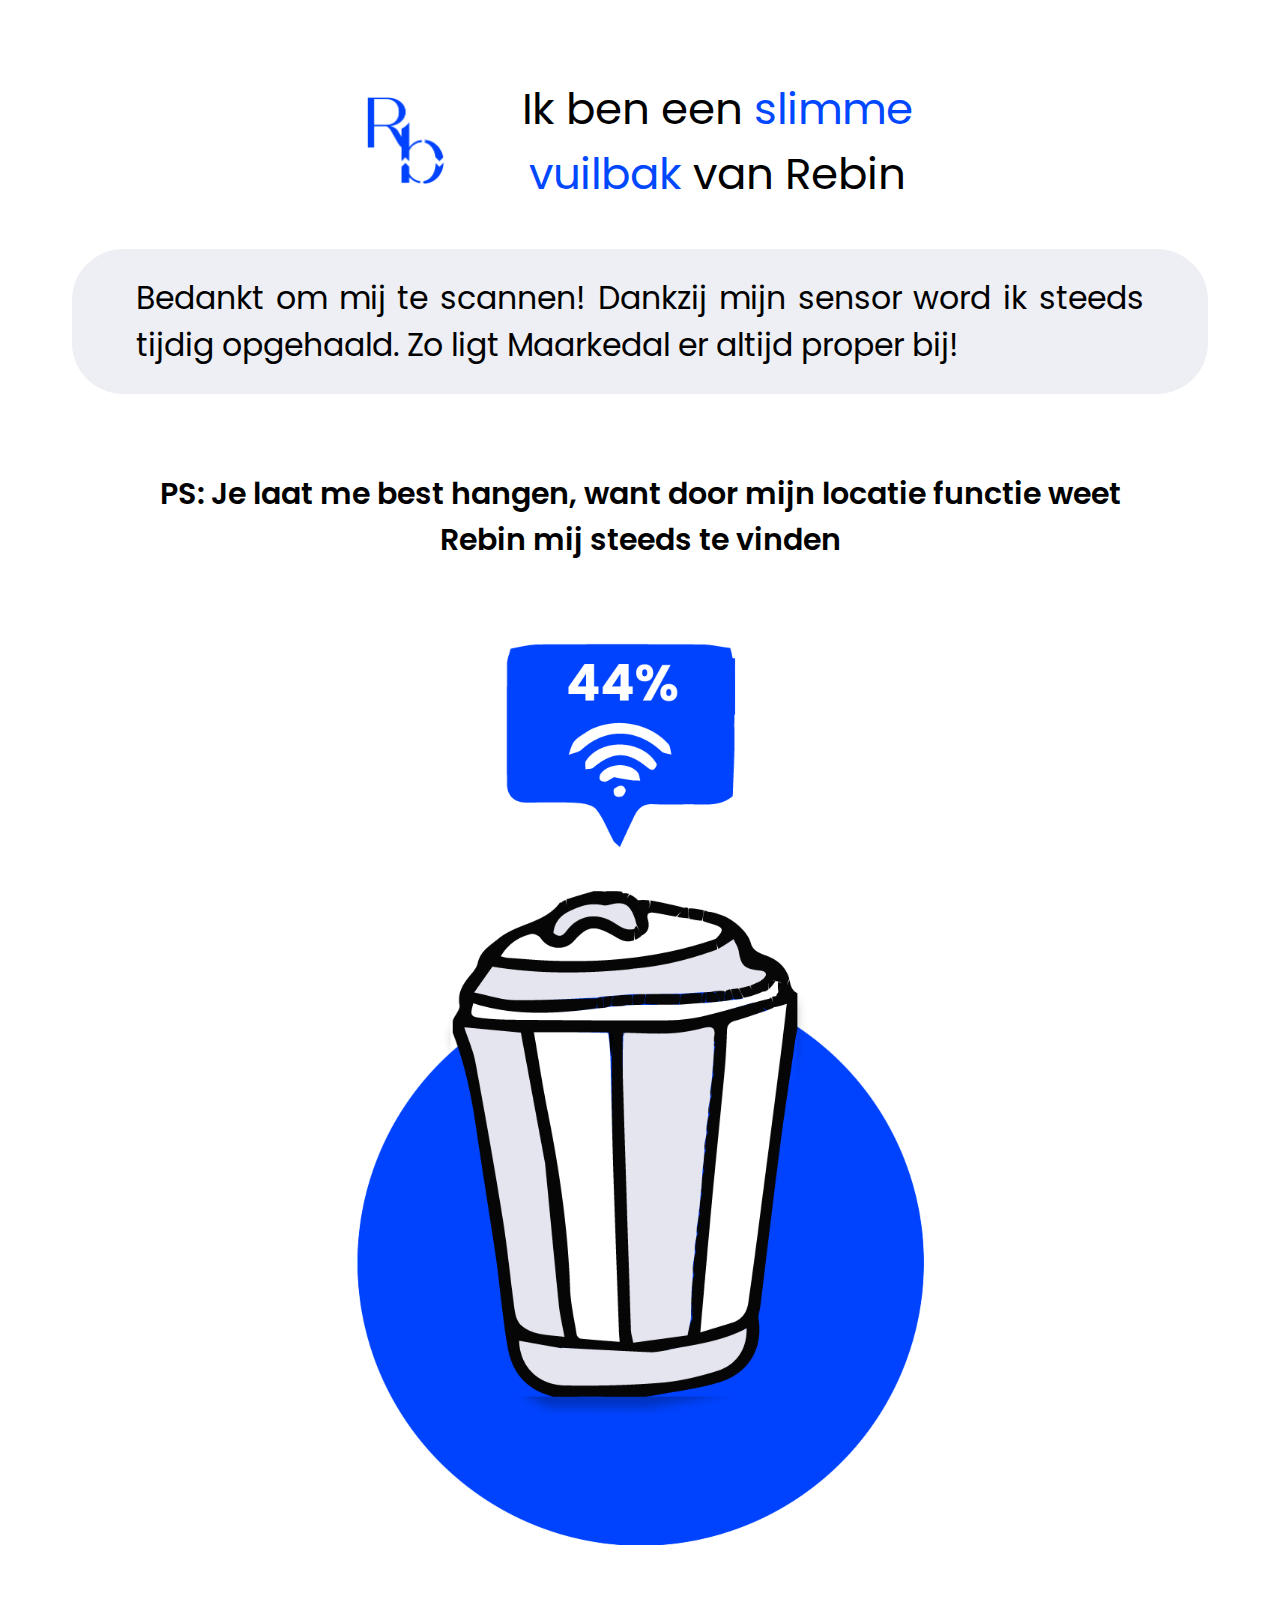
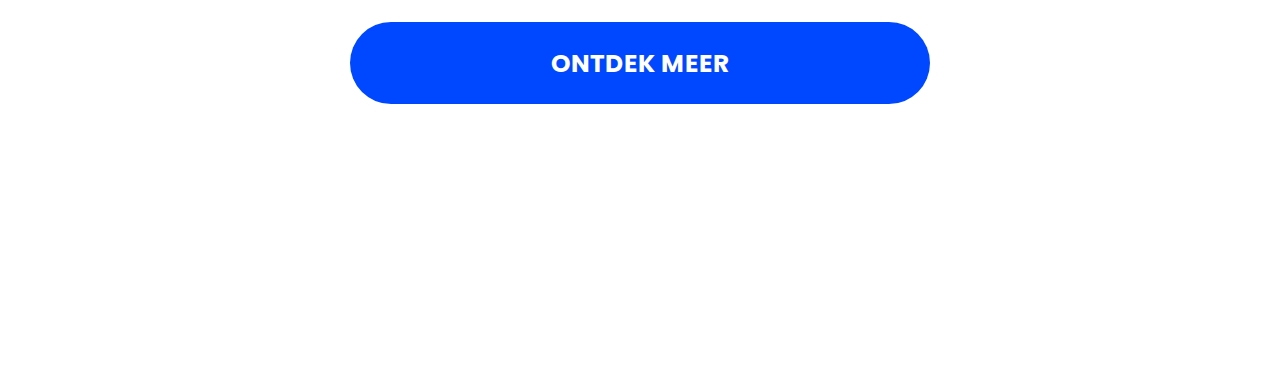
<file: slimme-vuilbak.html>
<!DOCTYPE html>
<html>
  <head>
    <meta charset="utf-8">
    <meta name="viewport" content="width=device-width, initial-scale=1">
    <title>Rebin - The smartest way to manage your waste</title>
    <link rel="stylesheet" href="bin.css">
    <link href="https://fonts.googleapis.com/css2?family=Poppins:wght@200;300;400;500;600&display=swap" rel="stylesheet">
  </head>
  <body>


   <div class="container-1">
      <div class="container-2">
        <img src="Images/rebin.png" class="rebin-logo">
        <p>Ik ben een <span class="slimme">slimme</span><br> <span class="vuilbak">vuilbak</span> van Rebin</p>
      </div>
      <div class="grey">
        Bedankt om mij te scannen! Dankzij
        mijn sensor word ik steeds tijdig opgehaald.
        Zo ligt Maarkedal er altijd proper bij!
      </div>
      <div class="locatie">
        PS: Je laat me best hangen, want door mijn
        locatie functie weet Rebin mij steeds te vinden
      </div>
      <div class="sticker-container">
        <img src="Images/sticker.png" class="sticker">
      </div>
      <div class="button-container">
        <button  onclick="location.href='https://rebin.be';" class="ontdek-button" >ONTDEK MEER</button>
      </div>
    </div>

  </body>
</html>
</file>
<file: bin.css>
.container-1{
  display: flex;
  flex-direction: column;
  margin-top: 2.5vw;
  margin-left: 5vw;
  margin-right: 5vw;
  font-family: 'Poppins', sans-serif;
  justify-content: center;
}

.container-2{
  display: flex;
  flex-direction: row;
  column-gap: 6vw;
  font-size: calc(18px + 2vw);
  text-align: center;
  align-items: center;
  justify-content: center;
}

.rebin-logo {
  height:calc(48px + 3vw);
}

.slimme,.vuilbak {
  color: rgb(0, 72, 255)
}

.grey{
  background-color: #EEEFF4;
  padding-top: 2vw;
  padding-bottom: 2vw;
  padding-left: 5vw;
  padding-right: 5vw;
  border-radius: 4vw;
  font-size: calc(6px + 2vw);
  text-align:justify
}

.locatie{
  font-size: calc(4.5px + 2vw);
  text-align: center;
  font-weight: 600;
  padding-left: 5vw;
  padding-right: 5vw;
  margin-top: 6vw;
  margin-bottom: 6vw;
}

.sticker-container {
  display: flex;
  justify-content: center;
}

.sticker {
  width:50%;
}

.button-container{
  display: flex;
  justify-content: center;
}

.ontdek-button{
  margin-top: 6vw;
  margin-bottom: 20vw;
  width: 51%;
  padding-left:6%;
  padding-right:6%;
  padding-top: 2%;
  padding-bottom: 2%;
  background-color: rgb(0, 72, 255);
  font-family: 'Poppins', sans-serif;
  font-weight: bold;
  font-size: calc(12px + 1vw);
  color: white;
  border: none;
  border-radius:5vw;
}
</file>
